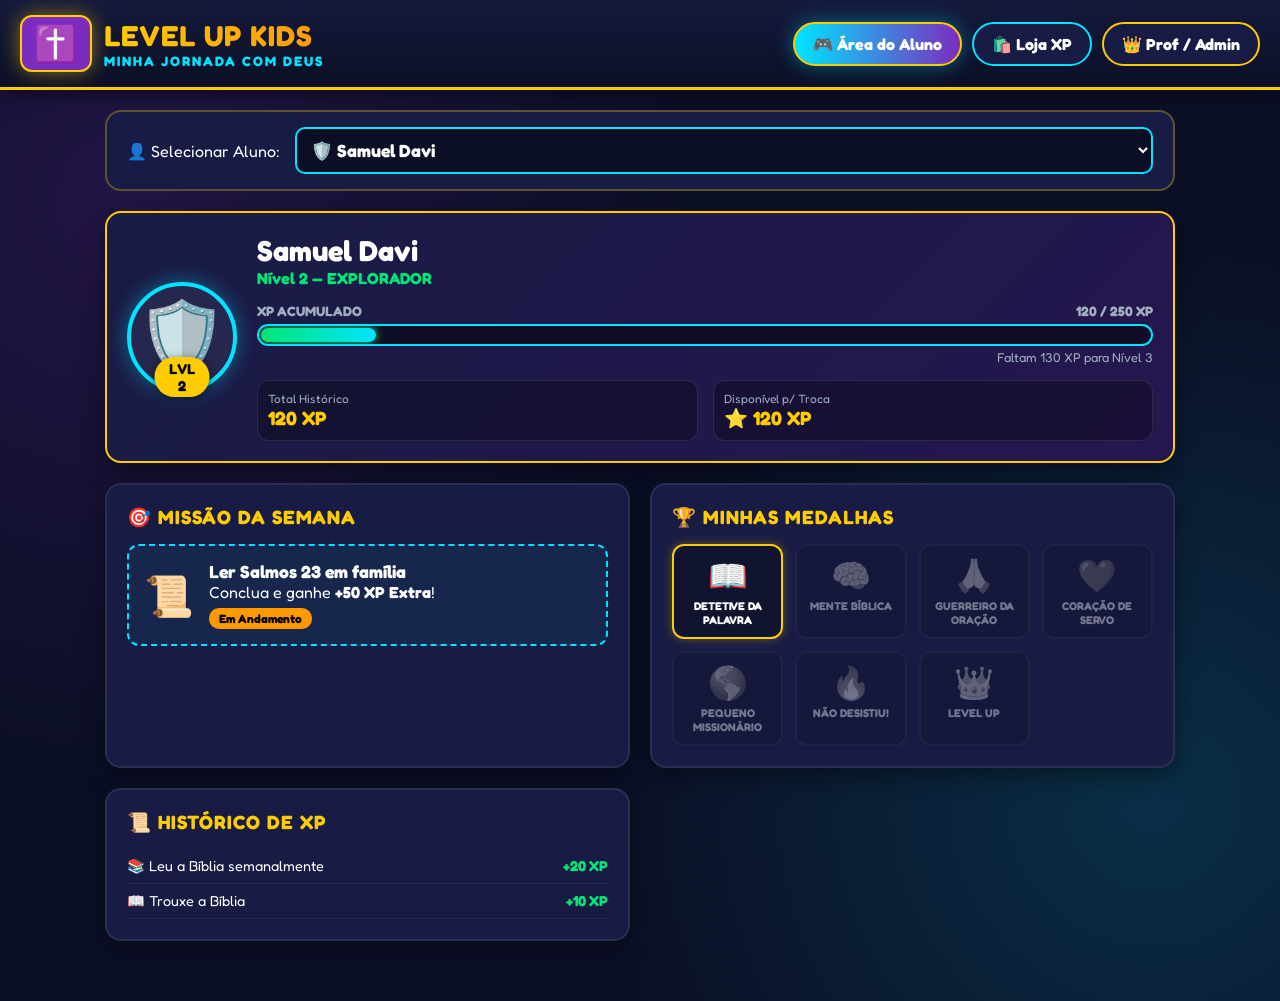
<file: index.html>
<!DOCTYPE html>
<html lang="pt-BR">
<head>
  <meta charset="UTF-8">
  <meta name="viewport" content="width=device-width, initial-scale=1.0">
  <title>LEVEL UP KIDS - Minha Jornada com Deus</title>
  <link rel="stylesheet" href="style.css">
  <!-- Fonte com apelo Gamer/Adventure -->
  <link href="https://fonts.googleapis.com/css2?family=Fredoka:wght@400;600;700&family=Nunito:wght@700;900&display=swap" rel="stylesheet">
</head>
<body>

  <!-- BANNER SUPERIOR / HEADER -->
  <header class="game-header">
    <div class="logo-container">
      <span class="cross-icon">✝️</span>
      <div>
        <h1 class="game-title">LEVEL UP KIDS</h1>
        <p class="game-subtitle">MINHA JORNADA COM DEUS</p>
      </div>
    </div>
    
    <!-- NAVEGAÇÃO ENTRE ABAS -->
    <nav class="nav-tabs">
      <button class="tab-btn active" onclick="switchTab('kids-tab', this)">🎮 Área do Aluno</button>
      <button class="tab-btn" onclick="switchTab('store-tab', this)">🛍️ Loja XP</button>
      <button class="tab-btn admin-btn" onclick="switchTab('admin-tab', this)">👑 Prof / Admin</button>
    </nav>
  </header>

  <main class="container">

    <!-- ==================== ÁREA DA CRIANÇA ==================== -->
    <section id="kids-tab" class="tab-content active">
      
      <!-- SELETOR DE PERFIL DA CRIANÇA -->
      <div class="profile-selector-card">
        <label for="student-selector">👤 Selecionar Aluno:</label>
        <select id="student-selector" onchange="loadStudentDashboard(this.value)">
          <!-- Preenchido dinamicamente via JS -->
        </select>
      </div>

      <!-- DASHBOARD DO JOGADOR -->
      <div id="student-dashboard" class="dashboard-grid">
        
        <!-- CARD PRINCIPAL DE STATUS -->
        <div class="card status-card">
          <div class="avatar-wrapper">
            <span id="dash-avatar" class="player-avatar">🛡️</span>
            <div id="dash-level-badge" class="level-badge">LVL 1</div>
          </div>
          <div class="player-info">
            <h2 id="dash-name">Nome do Aluno</h2>
            <p id="dash-title" class="rank-title">Nível 1 — COMEÇANDO</p>
            
            <!-- BARRA DE PROGRESSO DE XP -->
            <div class="xp-bar-container">
              <div class="xp-bar-labels">
                <span>XP ACUMULADO</span>
                <span id="dash-xp-ratio">0 / 100 XP</span>
              </div>
              <div class="xp-progress-outer">
                <div id="dash-xp-progress" class="xp-progress-inner" style="width: 0%;"></div>
              </div>
              <p id="dash-next-level" class="next-level-text">Faltam 100 XP para Nível 2</p>
            </div>

            <!-- CARDS DE XP ACUMULADO VS DISPONÍVEL -->
            <div class="xp-counters">
              <div class="xp-counter-box total">
                <span class="label">Total Histórico</span>
                <span id="dash-xp-total" class="value">0 XP</span>
              </div>
              <div class="xp-counter-box wallet">
                <span class="label">Disponível p/ Troca</span>
                <span id="dash-xp-wallet" class="value">⭐ 0 XP</span>
              </div>
            </div>
          </div>
        </div>

        <!-- MISSÃO DA SEMANA -->
        <div class="card mission-card">
          <h3>🎯 MISSÃO DA SEMANA</h3>
          <div class="mission-box">
            <div class="mission-icon">📜</div>
            <div class="mission-details">
              <h4 id="dash-mission-title">Ler Salmos 23 em família</h4>
              <p>Conclua e ganhe <strong>+50 XP Extra</strong>!</p>
              <span id="dash-mission-status" class="status-pill pending">Em Andamento</span>
            </div>
          </div>
        </div>

        <!-- CONQUISTAS & MEDALHAS -->
        <div class="card badges-card">
          <h3>🏆 MINHAS MEDALHAS</h3>
          <div id="dash-badges-grid" class="badges-grid">
            <!-- Gerado via JS -->
          </div>
        </div>

        <!-- HISTÓRICO RECENTE -->
        <div class="card history-card">
          <h3>📜 HISTÓRICO DE XP</h3>
          <ul id="dash-history-list" class="history-list">
            <!-- Lista de Histórico -->
          </ul>
        </div>

      </div>
    </section>

    <!-- ==================== LOJA LEVEL UP ==================== -->
    <section id="store-tab" class="tab-content">
      <div class="store-header">
        <div>
          <h2>🛍️ LOJA LEVEL UP</h2>
          <p>Troque seu XP Disponível por recompensas incríveis!</p>
        </div>
        <div class="wallet-badge">
          <span>Saldo Disponível:</span>
          <strong id="store-wallet-amount">0 XP</strong>
        </div>
      </div>

      <div id="store-grid" class="store-grid">
        <!-- Itens da Loja Renderizados pelo JS -->
      </div>
    </section>

    <!-- ==================== ÁREA DO PROFESSOR (ADMIN) ==================== -->
    <section id="admin-tab" class="tab-content">
      
      <div class="admin-grid">
        
        <!-- CADASTRAR NOVA CRIANÇA -->
        <div class="card admin-form-card">
          <h3>➕ Cadastrar Novo Aluno</h3>
          <form id="add-student-form" onsubmit="handleAddStudent(event)">
            <div class="form-group">
              <label>Nome da Criança:</label>
              <input type="text" id="new-student-name" required placeholder="Ex: Lucas Silva">
            </div>
            <div class="form-group">
              <label>Escolha o Avatar:</label>
              <select id="new-student-avatar">
                <option value="🦁">🦁 Leão</option>
                <option value="🛡️">🛡️ Guerreiro</option>
                <option value="👑">👑 Rei/Rainha</option>
                <option value="🦅">🦅 Águia</option>
                <option value="🔥">🔥 Fogo</option>
                <option value="⭐">⭐ Estrela</option>
              </select>
            </div>
            <button type="submit" class="btn btn-success">Cadastrar Aluno</button>
          </form>
        </div>

        <!-- PAINEL DE PONTUAÇÃO E GERENCIAMENTO -->
        <div class="card admin-actions-card">
          <h3>⚡ Lançar XP Semanal</h3>
          
          <div class="form-group">
            <label>Selecione o Aluno:</label>
            <select id="admin-student-select" onchange="syncAdminSelection(this.value)">
              <!-- Preenchido via JS -->
            </select>
          </div>

          <!-- STATUS SEMANAL -->
          <div class="weekly-limit-banner">
            <span>XP Regulamentar da Semana:</span>
            <strong id="admin-weekly-xp">0 / 150 XP</strong>
          </div>

          <!-- BOTÕES DAS AÇÕES REGULARES -->
          <div class="actions-grid">
            <button class="action-btn" onclick="grantXP(10, '📖 Trouxe a Bíblia', false)">📖 Trouxe Bíblia (+10)</button>
            <button class="action-btn" onclick="grantXP(20, '📚 Leu a Bíblia semanalmente', false)">📚 Leu Bíblia (+20)</button>
            <button class="action-btn" onclick="grantXP(10, '🙏 Participou da oração', false)">🙏 Oração (+10)</button>
            <button class="action-btn" onclick="grantXP(10, '🎶 Participou do louvor', false)">🎶 Louvor (+10)</button>
            <button class="action-btn" onclick="grantXP(10, '🧠 Respondeu pergunta bíblica', false)">🧠 Pergunta (+10)</button>
            <button class="action-btn" onclick="grantXP(20, '🎯 Desafio do culto', false)">🎯 Desafio Culto (+20)</button>
            <button class="action-btn" onclick="grantXP(20, '🤝 Ajudou alguém', false)">🤝 Ajudou alguém (+20)</button>
            <button class="action-btn" onclick="grantXP(30, '❤️ Boa ação semanal', false)">❤️ Boa ação (+30)</button>
            <button class="action-btn" onclick="grantXP(30, '📝 Memorizou versículo', false)">📝 Versículo (+30)</button>
            <button class="action-btn highlight" onclick="grantXP(50, '🌟 Atitude de destaque', false)">🌟 Destaque (+50)</button>
          </div>

          <hr class="divider">

          <!-- AÇÕES DE MISSÃO & CONQUISTAS -->
          <h4>🎯 Missão & Conquistas Especiais</h4>
          <div class="special-actions">
            <button class="btn btn-purple" onclick="completeMission()">🎯 Marcar Missão (+50 XP Extra)</button>
          </div>

          <h4 style="margin-top: 15px;">🏅 Desbloquear Medalhas Manuais</h4>
          <div id="admin-badges-list" class="admin-badges-flex">
            <!-- Gerado via JS -->
          </div>
        </div>

      </div>

    </section>

  </main>

  <!-- MODAL DE LEVEL UP! -->
  <div id="levelup-modal" class="modal-overlay">
    <div class="modal-content levelup-box">
      <div class="sparkles">✨🌟✨</div>
      <h1 class="modal-title">LEVEL UP!</h1>
      <p class="modal-subtitle">VOCÊ SUBIU DE NÍVEL!</p>
      <div id="modal-new-level" class="modal-level-display">NÍVEL 2</div>
      <p id="modal-level-name" class="modal-level-name">EXPLORADOR</p>
      <button class="btn btn-gold" onclick="closeLevelUpModal()">CONTINUAR JORNADA! 🚀</button>
    </div>
  </div>


<script src="script.js"></script>
</body>
</html>
</file>
<file: style.css>
/* ==========================================================================
   LEVEL UP KIDS - GAMIFIED STYLESHEET
   ========================================================================== */

:root {
  --bg-dark: #0b0f26;
  --bg-card: #181c44;
  --bg-card-hover: #21275c;
  --primary-blue: #00e5ff;
  --primary-purple: #7b2cbf;
  --accent-gold: #ffcc00;
  --accent-orange: #ff9900;
  --accent-green: #00e676;
  --accent-pink: #ff0055;
  --text-white: #ffffff;
  --text-muted: #a0aec0;
  --border-radius: 16px;
  --shadow-glow: 0 0 20px rgba(0, 229, 255, 0.4);
  --shadow-gold: 0 0 20px rgba(255, 204, 0, 0.5);
}

* {
  box-sizing: border-box;
  margin: 0;
  padding: 0;
  font-family: 'Fredoka', 'Nunito', sans-serif;
  user-select: none;
}

body {
  background-color: var(--bg-dark);
  color: var(--text-white);
  min-height: 100vh;
  padding-bottom: 40px;
  background-image: 
    radial-gradient(circle at 10% 20%, rgba(123, 44, 191, 0.2) 0%, transparent 40%),
    radial-gradient(circle at 90% 80%, rgba(0, 229, 255, 0.15) 0%, transparent 40%);
}

/* HEADER & LOGO */
.game-header {
  background: linear-gradient(180deg, #151a3c 0%, #0b0f26 100%);
  border-bottom: 3px solid var(--accent-gold);
  padding: 15px 20px;
  display: flex;
  flex-wrap: wrap;
  justify-content: space-between;
  align-items: center;
  gap: 15px;
  box-shadow: 0 4px 20px rgba(0,0,0,0.5);
}

.logo-container {
  display: flex;
  align-items: center;
  gap: 12px;
}

.cross-icon {
  font-size: 2.2rem;
  background: var(--primary-purple);
  padding: 5px 12px;
  border-radius: 12px;
  border: 2px solid var(--accent-gold);
  box-shadow: var(--shadow-gold);
}

.game-title {
  font-size: 1.8rem;
  font-weight: 900;
  background: linear-gradient(90deg, #ffcc00, #ff9900);
  -webkit-background-clip: text;
  -webkit-text-fill-color: transparent;
  letter-spacing: 1px;
}

.game-subtitle {
  font-size: 0.85rem;
  color: var(--primary-blue);
  letter-spacing: 2px;
  font-weight: 700;
}

/* NAV TABS */
.nav-tabs {
  display: flex;
  gap: 10px;
  flex-wrap: wrap;
}

.tab-btn {
  background: var(--bg-card);
  border: 2px solid var(--primary-blue);
  color: var(--text-white);
  padding: 10px 18px;
  border-radius: 30px;
  font-size: 1rem;
  font-weight: 700;
  cursor: pointer;
  transition: all 0.2s ease;
}

.tab-btn:hover {
  transform: translateY(-2px);
  box-shadow: var(--shadow-glow);
}

.tab-btn.active {
  background: linear-gradient(90deg, var(--primary-blue), var(--primary-purple));
  border-color: var(--accent-gold);
  color: #fff;
  box-shadow: var(--shadow-glow);
}

.admin-btn {
  border-color: var(--accent-gold);
}

/* CONTAINER & LAYOUT */
.container {
  max-width: 1100px;
  margin: 20px auto;
  padding: 0 15px;
}

.tab-content {
  display: none;
}

.tab-content.active {
  display: block;
  animation: fadeIn 0.4s ease;
}

@keyframes fadeIn {
  from { opacity: 0; transform: translateY(10px); }
  to { opacity: 1; transform: translateY(0); }
}

/* PROFILE SELECTOR */
.profile-selector-card {
  background: var(--bg-card);
  padding: 15px 20px;
  border-radius: var(--border-radius);
  border: 2px solid rgba(255,204,0,0.3);
  margin-bottom: 20px;
  display: flex;
  align-items: center;
  gap: 15px;
}

.profile-selector-card select {
  flex-grow: 1;
  background: var(--bg-dark);
  color: #fff;
  border: 2px solid var(--primary-blue);
  padding: 10px;
  border-radius: 10px;
  font-size: 1.1rem;
  font-weight: 700;
}

/* DASHBOARD GRID */
.dashboard-grid {
  display: grid;
  grid-template-columns: 1fr;
  gap: 20px;
}

@media(min-width: 768px) {
  .dashboard-grid {
    grid-template-columns: 1fr 1fr;
  }
  .status-card {
    grid-column: span 2;
  }
}

/* CARDS */
.card {
  background: var(--bg-card);
  border-radius: var(--border-radius);
  padding: 20px;
  border: 2px solid rgba(255, 255, 255, 0.08);
  box-shadow: 0 8px 25px rgba(0,0,0,0.4);
  position: relative;
}

.card h3 {
  font-size: 1.2rem;
  color: var(--accent-gold);
  margin-bottom: 15px;
  letter-spacing: 1px;
}

/* STATUS CARD (HERO) */
.status-card {
  display: flex;
  flex-direction: column;
  align-items: center;
  gap: 20px;
  background: linear-gradient(135deg, #181c44 0%, #25164f 100%);
  border: 2px solid var(--accent-gold);
}

@media(min-width: 600px) {
  .status-card {
    flex-direction: row;
  }
}

.avatar-wrapper {
  position: relative;
  text-align: center;
}

.player-avatar {
  font-size: 4.5rem;
  background: rgba(255,255,255,0.05);
  border: 4px solid var(--primary-blue);
  border-radius: 50%;
  width: 110px;
  height: 110px;
  display: flex;
  align-items: center;
  justify-content: center;
  box-shadow: var(--shadow-glow);
}

.level-badge {
  position: absolute;
  bottom: -5px;
  left: 50%;
  transform: translateX(-50%);
  background: var(--accent-gold);
  color: #000;
  font-weight: 900;
  padding: 3px 12px;
  border-radius: 20px;
  font-size: 0.9rem;
  box-shadow: 0 2px 8px rgba(0,0,0,0.5);
}

.player-info {
  flex-grow: 1;
  width: 100%;
}

.player-info h2 {
  font-size: 1.8rem;
  color: #fff;
}

.rank-title {
  color: var(--accent-green);
  font-weight: 700;
  margin-bottom: 12px;
}

/* BARRA DE XP */
.xp-bar-container {
  margin: 15px 0;
}

.xp-bar-labels {
  display: flex;
  justify-content: space-between;
  font-size: 0.85rem;
  font-weight: 700;
  color: var(--text-muted);
  margin-bottom: 5px;
}

.xp-progress-outer {
  background: rgba(0,0,0,0.5);
  border: 2px solid var(--primary-blue);
  border-radius: 12px;
  height: 22px;
  padding: 2px;
  overflow: hidden;
}

.xp-progress-inner {
  height: 100%;
  background: linear-gradient(90deg, var(--accent-green), var(--primary-blue));
  border-radius: 8px;
  transition: width 0.5s ease;
  box-shadow: 0 0 10px var(--accent-green);
}

.next-level-text {
  font-size: 0.8rem;
  color: var(--text-muted);
  text-align: right;
  margin-top: 4px;
}

/* XP COUNTERS */
.xp-counters {
  display: flex;
  gap: 15px;
  margin-top: 15px;
}

.xp-counter-box {
  flex: 1;
  background: rgba(0,0,0,0.3);
  padding: 10px;
  border-radius: 12px;
  border: 1px solid rgba(255,255,255,0.1);
  display: flex;
  flex-direction: column;
}

.xp-counter-box .label {
  font-size: 0.75rem;
  color: var(--text-muted);
}

.xp-counter-box .value {
  font-size: 1.2rem;
  font-weight: 900;
  color: var(--accent-gold);
}

/* MISSÃO DA SEMANA */
.mission-box {
  display: flex;
  align-items: center;
  gap: 15px;
  background: rgba(0,229,255,0.05);
  border: 2px dashed var(--primary-blue);
  padding: 15px;
  border-radius: 12px;
}

.mission-icon {
  font-size: 2.5rem;
}

.mission-details h4 {
  font-size: 1.1rem;
  color: #fff;
}

.status-pill {
  display: inline-block;
  font-size: 0.75rem;
  padding: 3px 10px;
  border-radius: 10px;
  margin-top: 6px;
  font-weight: 800;
}

.status-pill.pending {
  background: var(--accent-orange);
  color: #000;
}

.status-pill.completed {
  background: var(--accent-green);
  color: #000;
}

/* BADGES GRID */
.badges-grid {
  display: grid;
  grid-template-columns: repeat(auto-fill, minmax(90px, 1fr));
  gap: 12px;
}

.badge-item {
  background: rgba(0,0,0,0.3);
  border: 2px solid rgba(255,255,255,0.1);
  border-radius: 12px;
  padding: 10px;
  text-align: center;
  opacity: 0.4;
  filter: grayscale(1);
  transition: all 0.3s ease;
}

.badge-item.unlocked {
  opacity: 1;
  filter: grayscale(0);
  border-color: var(--accent-gold);
  box-shadow: 0 0 10px rgba(255,204,0,0.3);
}

.badge-icon {
  font-size: 2rem;
  display: block;
}

.badge-name {
  font-size: 0.7rem;
  font-weight: 800;
  margin-top: 4px;
  color: #fff;
}

/* HISTÓRICO */
.history-list {
  list-style: none;
  max-height: 200px;
  overflow-y: auto;
}

.history-item {
  display: flex;
  justify-content: space-between;
  padding: 8px 0;
  border-bottom: 1px solid rgba(255,255,255,0.05);
  font-size: 0.9rem;
}

.history-item .reason {
  color: var(--text-white);
}

.history-item .xp-gain {
  color: var(--accent-green);
  font-weight: 800;
}

.history-item .xp-spend {
  color: var(--accent-pink);
  font-weight: 800;
}

/* LOJA GRID */
.store-header {
  display: flex;
  justify-content: space-between;
  align-items: center;
  flex-wrap: wrap;
  gap: 15px;
  margin-bottom: 20px;
}

.wallet-badge {
  background: var(--accent-gold);
  color: #000;
  padding: 10px 20px;
  border-radius: 30px;
  font-weight: 900;
  display: flex;
  gap: 10px;
  box-shadow: var(--shadow-gold);
}

.store-grid {
  display: grid;
  grid-template-columns: repeat(auto-fill, minmax(220px, 1fr));
  gap: 20px;
}

.store-item-card {
  background: var(--bg-card);
  border: 2px solid var(--primary-purple);
  border-radius: var(--border-radius);
  padding: 15px;
  text-align: center;
  display: flex;
  flex-direction: column;
  justify-content: space-between;
  transition: transform 0.2s;
}

.store-item-card:hover {
  transform: translateY(-50px 0);
  border-color: var(--accent-gold);
}

.store-item-icon {
  font-size: 3.5rem;
  margin: 10px 0;
}

.store-item-title {
  font-size: 1.1rem;
  font-weight: 800;
  margin-bottom: 10px;
}

.store-item-price {
  font-size: 1.2rem;
  color: var(--accent-gold);
  font-weight: 900;
  margin-bottom: 15px;
}

/* ÁREA DO PROFESSOR (ADMIN) */
.admin-grid {
  display: grid;
  grid-template-columns: 1fr;
  gap: 20px;
}

@media(min-width: 800px) {
  .admin-grid {
    grid-template-columns: 320px 1fr;
  }
}

.form-group {
  margin-bottom: 15px;
}

.form-group label {
  display: block;
  font-size: 0.9rem;
  margin-bottom: 5px;
  color: var(--text-muted);
}

.form-group input, .form-group select {
  width: 100%;
  padding: 10px;
  border-radius: 8px;
  background: rgba(0,0,0,0.4);
  border: 1px solid var(--primary-blue);
  color: #fff;
  font-size: 1rem;
}

.weekly-limit-banner {
  background: rgba(255,204,0,0.1);
  border: 1px solid var(--accent-gold);
  padding: 10px;
  border-radius: 8px;
  margin-bottom: 15px;
  display: flex;
  justify-content: space-between;
}

.actions-grid {
  display: grid;
  grid-template-columns: repeat(auto-fill, minmax(140px, 1fr));
  gap: 10px;
}

.action-btn {
  background: rgba(0, 229, 255, 0.1);
  border: 1px solid var(--primary-blue);
  color: #fff;
  padding: 10px;
  border-radius: 10px;
  font-size: 0.85rem;
  font-weight: 700;
  cursor: pointer;
  transition: all 0.2s;
}

.action-btn:hover {
  background: var(--primary-blue);
  color: #000;
}

.action-btn.highlight {
  border-color: var(--accent-gold);
  background: rgba(255,204,0,0.1);
}

.action-btn.highlight:hover {
  background: var(--accent-gold);
  color: #000;
}

.divider {
  border: 0;
  height: 1px;
  background: rgba(255,255,255,0.1);
  margin: 20px 0;
}

.admin-badges-flex {
  display: flex;
  flex-wrap: wrap;
  gap: 8px;
  margin-top: 10px;
}

.btn-mini-badge {
  background: rgba(0,0,0,0.4);
  border: 1px solid rgba(255,255,255,0.2);
  color: #fff;
  padding: 6px 10px;
  border-radius: 20px;
  font-size: 0.8rem;
  cursor: pointer;
}

/* BUTTONS */
.btn {
  width: 100%;
  padding: 12px;
  border: none;
  border-radius: 10px;
  font-size: 1rem;
  font-weight: 800;
  cursor: pointer;
  transition: transform 0.2s;
}

.btn:hover {
  transform: scale(1.02);
}

.btn:disabled {
  opacity: 0.5;
  cursor: not-allowed;
  transform: none;
}

.btn-success { background: var(--accent-green); color: #000; }
.btn-gold { background: var(--accent-gold); color: #000; box-shadow: var(--shadow-gold); }
.btn-purple { background: var(--primary-purple); color: #fff; }

/* MODAL LEVEL UP */
.modal-overlay {
  position: fixed;
  top: 0; left: 0;
  width: 100%; height: 100%;
  background: rgba(0,0,0,0.85);
  display: none;
  justify-content: center;
  align-items: center;
  z-index: 1000;
}

.modal-overlay.active {
  display: flex;
  animation: popIn 0.3s ease;
}

@keyframes popIn {
  from { transform: scale(0.7); opacity: 0; }
  to { transform: scale(1); opacity: 1; }
}

.levelup-box {
  background: linear-gradient(135deg, #25164f 0%, #0b0f26 100%);
  border: 4px solid var(--accent-gold);
  border-radius: 24px;
  padding: 40px;
  text-align: center;
  max-width: 400px;
  width: 90%;
  box-shadow: 0 0 50px rgba(255, 204, 0, 0.6);
}

.modal-title {
  font-size: 2.8rem;
  color: var(--accent-gold);
  text-shadow: 0 0 15px rgba(255, 204, 0, 0.8);
}

.modal-subtitle {
  color: var(--primary-blue);
  font-weight: 800;
  letter-spacing: 2px;
  margin-bottom: 20px;
}

.modal-level-display {
  font-size: 2.5rem;
  font-weight: 900;
  background: var(--primary-purple);
  padding: 10px 20px;
  border-radius: 15px;
  display: inline-block;
  margin-bottom: 10px;
  border: 2px solid #fff;
}

.modal-level-name {
  font-size: 1.4rem;
  color: var(--accent-green);
  font-weight: 800;
  margin-bottom: 25px;
}
</file>
